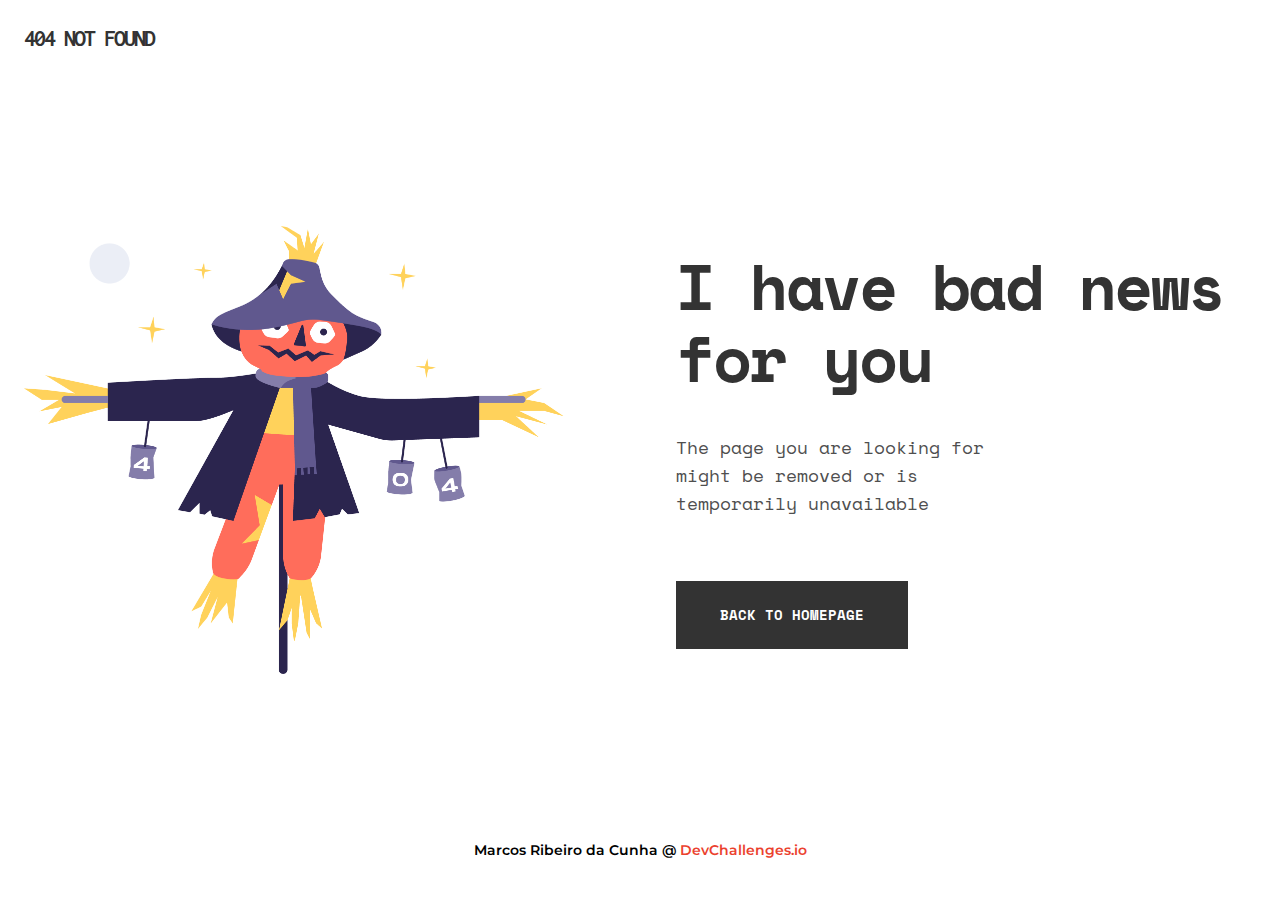
<file: 404-not-found-master/index.html>
<!DOCTYPE html>
<html lang="en">
  <head>
    <meta charset="utf-8" />
    <meta
      name="viewport"
      content="width=device-width, initial-scale=1, maximum-scale=5"
    />

    <link rel="icon" href="img/devchallenges.png" />

    <link
      rel="shortcut icon"
      type="image/x-icon"
      href="https://devchallenges.io/"
    />

    <link rel="preconnect" href="https://fonts.gstatic.com" />
    <link
      href="https://fonts.googleapis.com/css2?family=Inconsolata:wght@700&family=Montserrat:wght@600&family=Space+Mono:wght@400;700&display=swap"
      rel="stylesheet"
    />
    <link rel="stylesheet" type="text/css" href="./styles.css" />

    <title>404 - Page Not Found</title>
  </head>
  <body>
    <div class="container">
      <header class="header">
        <h1 class="header__logo">404 NOT FOUND</h1>
      </header>

      <main class="content">
        <img class="content__img" src="img/Scarecrow.png" alt="scarecrow" />
        <div class="content__info">
          <h1 class="content__heading">I have bad news for you</h1>
          <p class="content__text">
            The page you are looking for might be removed or is temporarily
            unavailable
          </p>

          <button class="content__button">BACK TO HOMEPAGE</button>
        </div>
      </main>

      <footer class="copyright">
        <p class="copyright__text">
          Marcos Ribeiro da Cunha @
          <a
            href="https://devchallenges.io/"
            class="copyright__dev-challenges"
            rel="noreferrer noopener"
            target="_blank"
            >DevChallenges.io</a
          >
        </p>
      </footer>
    </div>
  </body>
</html>
</file>
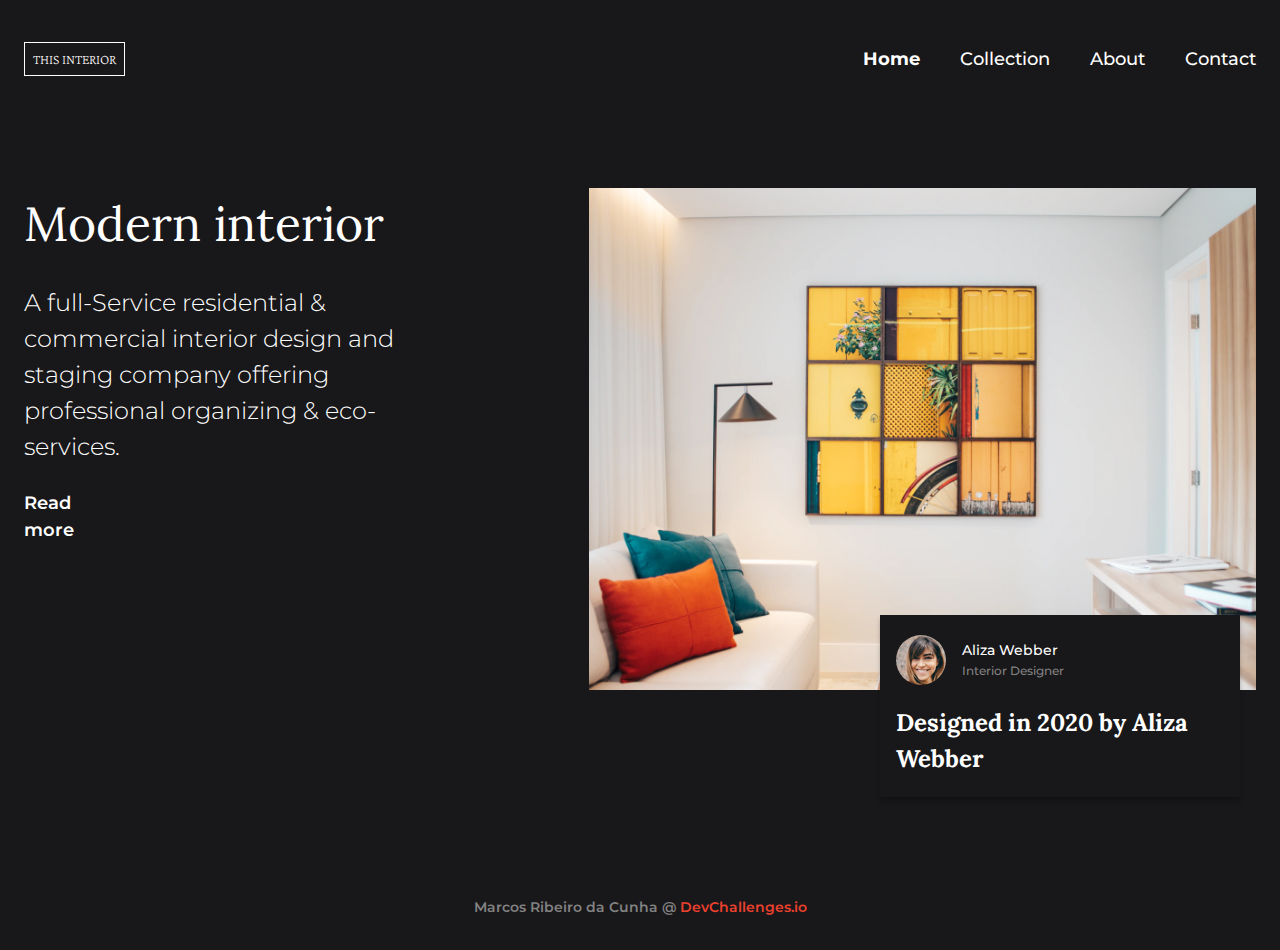
<file: interior-consultant/index.html>
<!DOCTYPE html>
<html lang="en">
  <head>
    <meta charset="utf-8" />
    <meta
      name="viewport"
      content="width=device-width, initial-scale=1, maximum-scale=5"
    />

    <link rel="icon" href="img/devchallenges.png" />

    <link
      rel="shortcut icon"
      type="image/x-icon"
      href="https://devchallenges.io/"
    />

    <link rel="preconnect" href="https://fonts.gstatic.com" />
    <link
      href="https://fonts.googleapis.com/css2?family=Crimson+Pro:wght@200&family=Lora:wght@400;700&family=Montserrat:wght@300;500;600;700&display=swap"
      rel="stylesheet"
    />

    <link
      href="https://fonts.googleapis.com/icon?family=Material+Icons"
      rel="stylesheet"
    />

    <link rel="stylesheet" href="style/index.css" type="text/css" />

    <title>This Interior</title>
  </head>
  <body>
    <div class="container">
      <header class="header">
        <span class="header__logo">THIS INTERIOR</span>
        <nav class="header__nav nav">
          <button class="nav__button-open">
            <span class="material-icons">menu</span>
          </button>
          <div class="nav__menu">
            <button class="nav__button-close">
              <span class="material-icons">close</span>
            </button>

            <a href="#" class="nav__link nav__link--active">Home</a>
            <a href="#" class="nav__link">Collection</a>
            <a href="#" class="nav__link">About</a>
            <a href="#" class="nav__link">Contact</a>
          </div>
        </nav>
      </header>

      <main class="main">
        <div class="main__info info">
          <h1 class="info__heading">Modern interior</h1>
          <p class="info__text">
            A full-Service residential & commercial interior design and staging
            company offering professional organizing & eco-services.
          </p>
          <a href="#" class="info__read-more">
            Read more
            <span class="material-icons">arrow_right_alt</span>
          </a>
        </div>

        <div class="main__showcase showcase">
          <img src="img/photo1.png" alt="room" class="showcase__img" />
          <div class="showcase__card card">
            <div class="card__header">
              <img src="img/photo2.png" alt="avatar" class="card__avatar" />
              <div class="card__about">
                <p class="card__name">Aliza Webber</p>
                <span class="card__job">Interior Designer</span>
              </div>
            </div>

            <div class="card__body">
              <h2 class="card__heading">Designed in 2020 by Aliza Webber</h2>
            </div>
          </div>
        </div>
      </main>

      <footer class="copyright">
        <hr class="copyright__divider" />
        <p class="copyright__text">
          Marcos Ribeiro da Cunha @
          <a href="https://devchallenges.io/" class="copyright__dev-challenges"
            >DevChallenges.io</a
          >
        </p>
      </footer>
    </div>

    <script src="main.js" type="text/javascript"></script>
  </body>
</html>
</file>
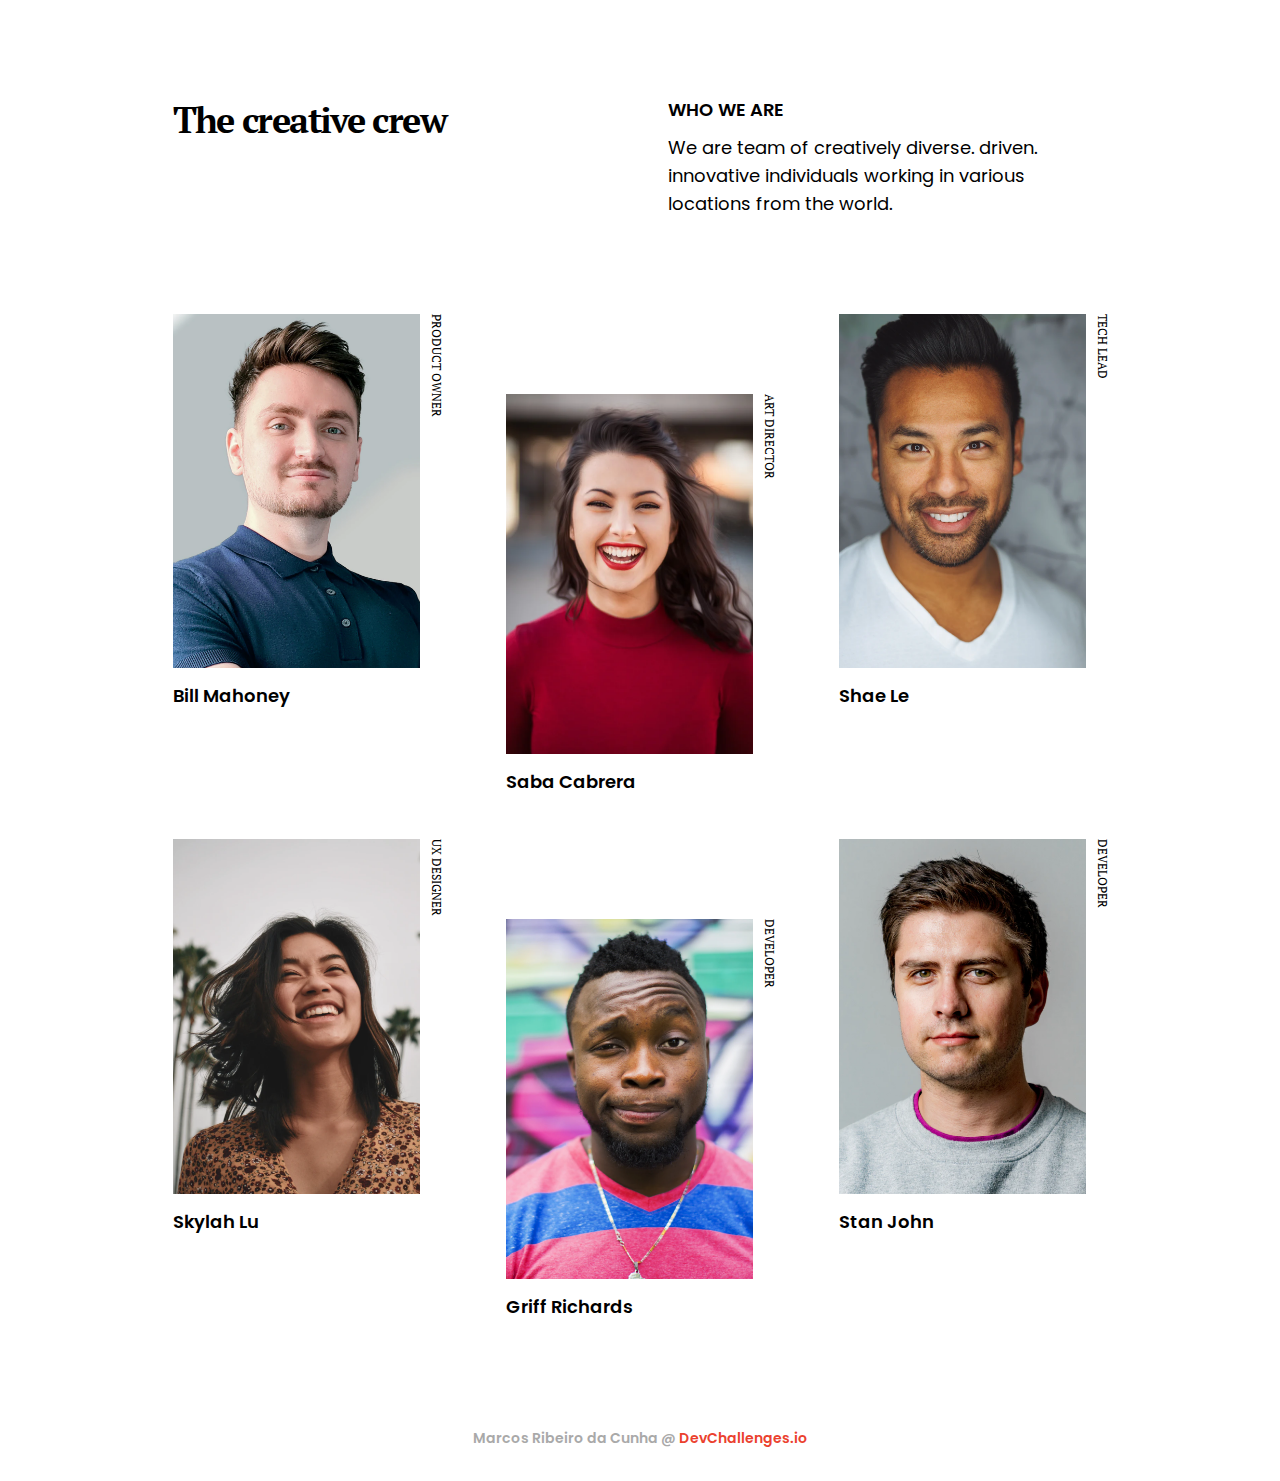
<file: my-team-page/index.html>
<!DOCTYPE html>
<html lang="en">
  <head>
    <meta charset="utf-8" />
    <meta
      name="viewport"
      content="width=device-width, initial-scale=1, maximum-scale=5"
    />

    <link rel="icon" href="img/devchallenges.png" />

    <link
      rel="shortcut icon"
      type="image/x-icon"
      href="https://devchallenges.io/"
    />

    <link rel="preconnect" href="https://fonts.gstatic.com" />
    <link
      href="https://fonts.googleapis.com/css2?family=PT+Serif:wght@400;700&family=Poppins:wght@400;600&display=swap"
      rel="stylesheet"
    />

    <link rel="stylesheet" href="styles.css" type="text/css" />

    <title>The creative crew</title>
  </head>
  <body>
    <div class="container">
      <header class="header">
        <h1 class="header__logo">The creative crew</h1>
        <div class="header__about">
          <h2 class="header__title">WHO WE ARE</h2>
          <p class="header__description">
            We are team of creatively diverse. driven. innovative individuals
            working in various locations from the world.
          </p>
        </div>
      </header>

      <main class="gallery">
        <ul class="gallery__list">
          <li class="gallery__item">
            <div class="gallery__member">
              <img src="img/photo1.png" alt="member 1" class="gallery__img" />
              <p class="gallery__name">Bill Mahoney</p>
            </div>
            <span class="gallery__job">Product Owner</span>
          </li>
          <li class="gallery__item">
            <div class="gallery__member">
              <img src="img/photo2.png" alt="member 2" class="gallery__img" />
              <p class="gallery__name">Saba Cabrera</p>
            </div>
            <span class="gallery__job">Art Director</span>
          </li>
          <li class="gallery__item">
            <div class="gallery__member">
              <img src="img/photo3.png" alt="member 3" class="gallery__img" />
              <p class="gallery__name">Shae Le</p>
            </div>
            <span class="gallery__job">Tech Lead</span>
          </li>
          <li class="gallery__item">
            <div class="gallery__member">
              <img src="img/photo4.png" alt="member 4" class="gallery__img" />
              <p class="gallery__name">Skylah Lu</p>
            </div>
            <span class="gallery__job">UX Designer</span>
          </li>
          <li class="gallery__item">
            <div class="gallery__member">
              <img src="img/photo5.png" alt="member 5" class="gallery__img" />
              <p class="gallery__name">Griff Richards</p>
            </div>
            <span class="gallery__job">Developer</span>
          </li>
          <li class="gallery__item">
            <div class="gallery__member">
              <img src="img/photo6.png" alt="member 6" class="gallery__img" />
              <p class="gallery__name">Stan John</p>
            </div>
            <span class="gallery__job">Developer</span>
          </li>
        </ul>
      </main>

      <footer class="copyright">
        <p class="copyright__text">
          Marcos Ribeiro da Cunha @
          <a
            href="https://devchallenges.io/"
            class="copyright__dev-challenges"
            rel="noreferrer noopener"
            target="_blank"
            >DevChallenges.io</a
          >
        </p>
      </footer>
    </div>
  </body>
</html>
</file>
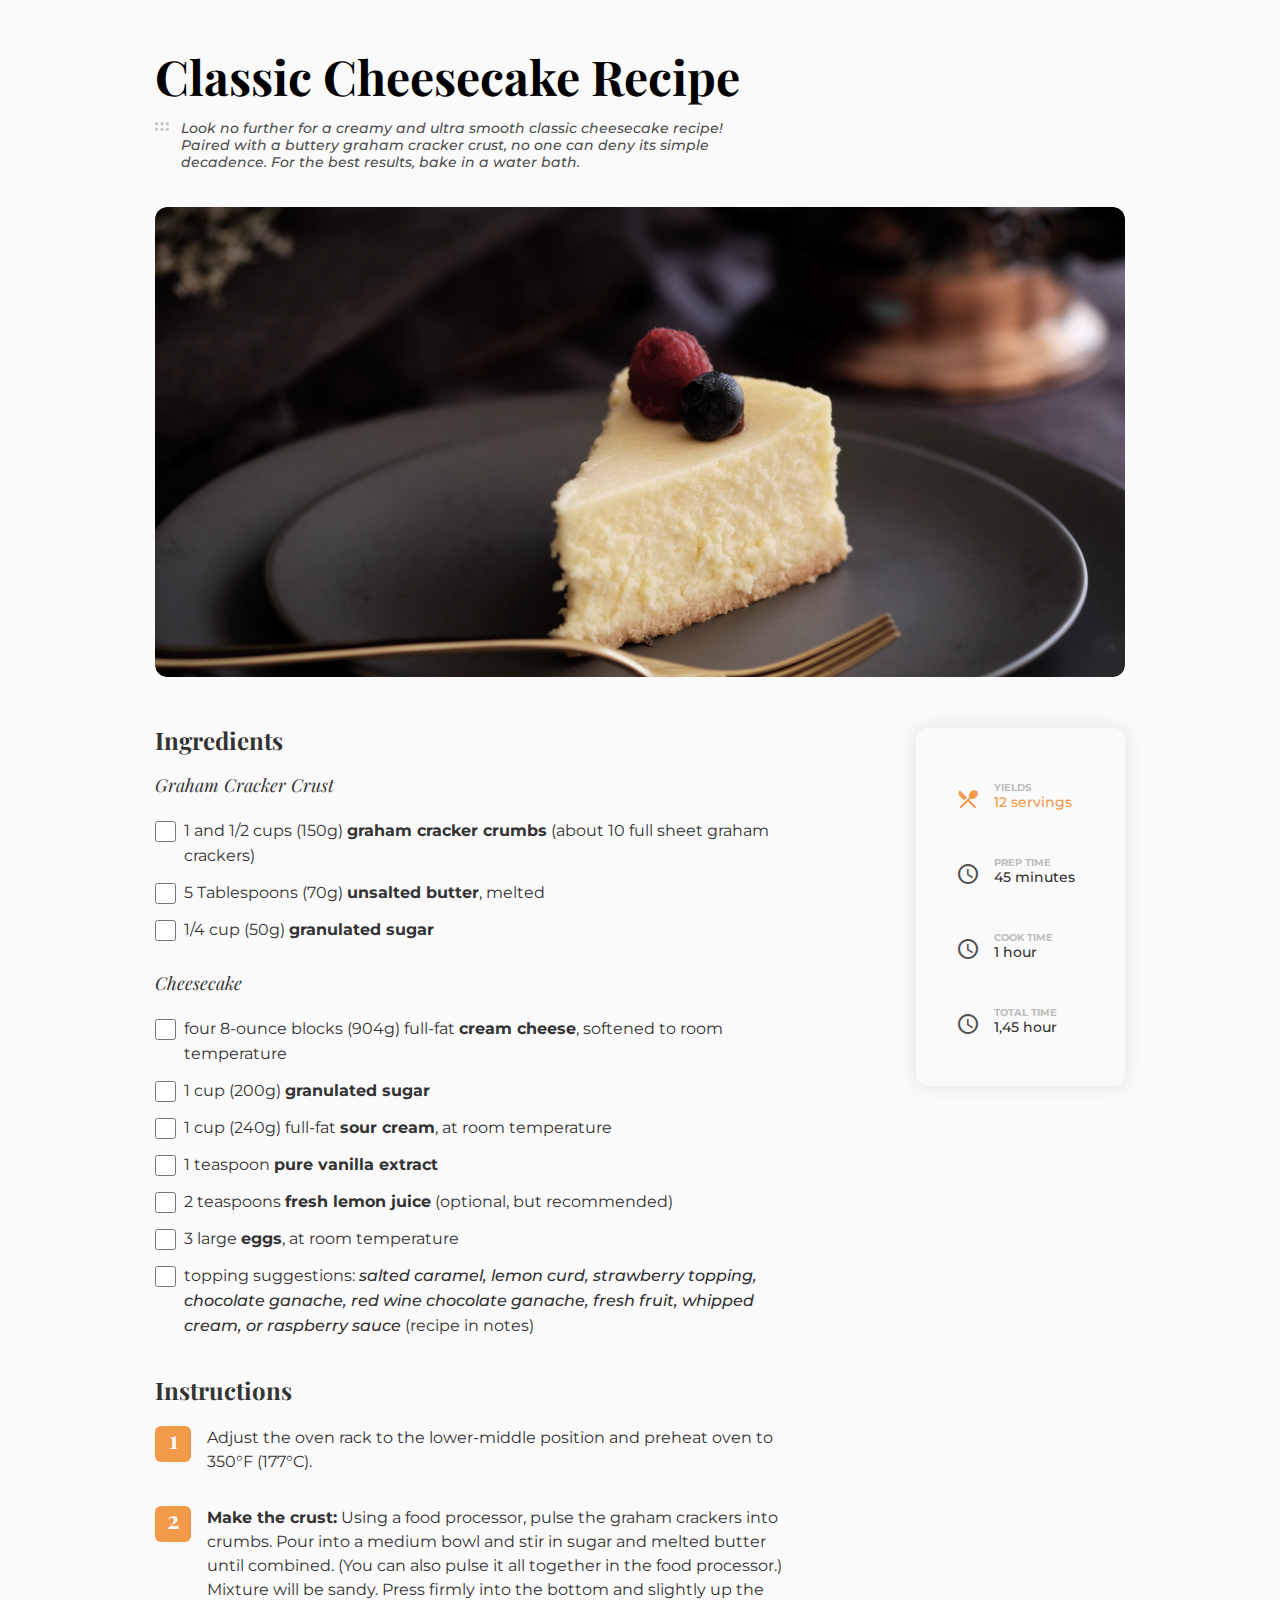
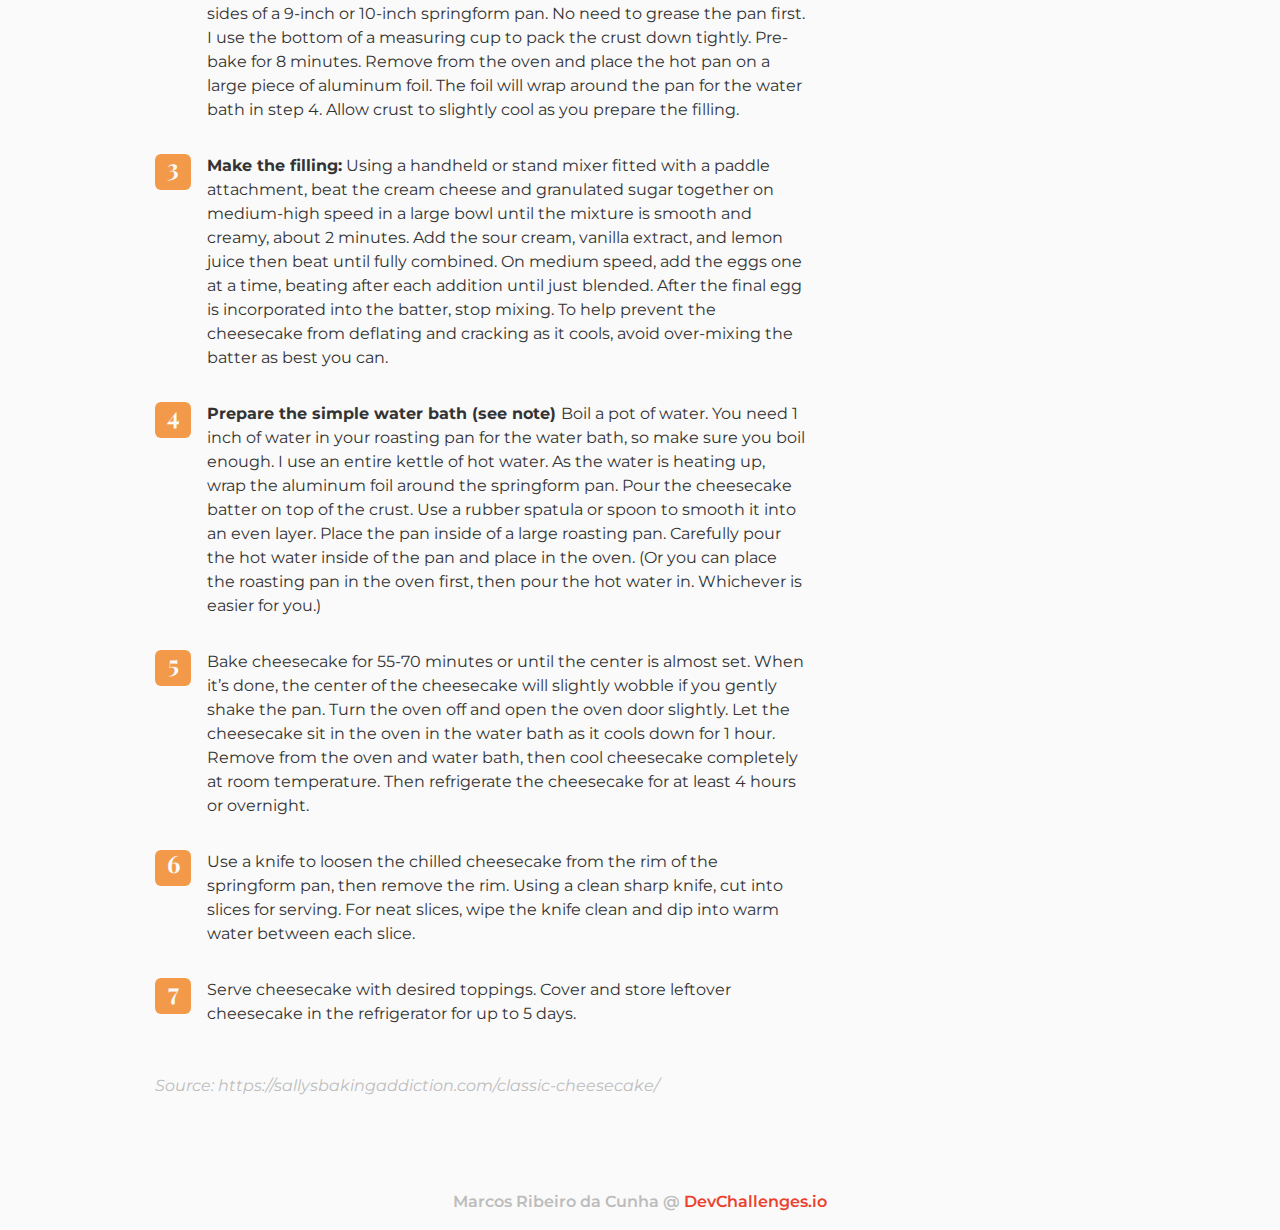
<file: recipe-page/index.html>
<!DOCTYPE html>
<html lang="en">
  <head>
    <meta charset="utf-8" />
    <meta
      name="viewport"
      content="width=device-width, initial-scale=1, maximum-scale=5"
    />

    <link rel="icon" href="assets/devchallenges.png" />

    <link
      rel="shortcut icon"
      type="image/x-icon"
      href="https://devchallenges.io/"
    />

    <link rel="preconnect" href="https://fonts.gstatic.com" />
    <link
      href="https://fonts.googleapis.com/css2?family=Montserrat:ital,wght@0,400;0,500;0,600;0,700;1,400;1,500&family=Playfair+Display:ital,wght@0,700;1,400&display=swap"
      rel="stylesheet"
    />
    <link
      href="https://fonts.googleapis.com/icon?family=Material+Icons"
      rel="stylesheet"
    />

    <link rel="stylesheet" href="styles/index.css" />

    <title>Classic Cheesecake</title>
  </head>
  <body>
    <div class="container">
      <!-- GENERAL INFORMATION -->
      <section class="hero">
        <h1 class="hero__title">Classic Cheesecake Recipe</h1>
        <p class="hero__about">
          Look no further for a creamy and ultra smooth classic cheesecake
          recipe! Paired with a buttery graham cracker crust, no one can deny
          its simple decadence. For the best results, bake in a water bath.
        </p>
        <img
          src="assets/photo1.png"
          alt="cheesecake"
          class="hero__recipe-img"
        />
      </section>

      <!-- MAIN CONTENT -->
      <main class="main-content">
        <!-- ADDITIONAL INFORMATION CARD -->
        <aside class="additional-info">
          <div class="additional-info__group additional-info__group--featured">
            <span class="material-icons additional-info__icon">
              local_dining
            </span>
            <div>
              <span class="additional-info__title">YIELDS</span>
              <p class="additional-info__text">12 servings</p>
            </div>
          </div>

          <div class="additional-info__group">
            <span class="material-icons additional-info__icon">
              query_builder
            </span>
            <div>
              <span class="additional-info__title">PREP TIME</span>
              <p class="additional-info__text">45 minutes</p>
            </div>
          </div>

          <div class="additional-info__group">
            <span class="material-icons additional-info__icon">
              query_builder
            </span>
            <div>
              <span class="additional-info__title">COOK TIME</span>
              <p class="additional-info__text">1 hour</p>
            </div>
          </div>

          <div class="additional-info__group">
            <span class="material-icons additional-info__icon">
              query_builder
            </span>
            <div>
              <span class="additional-info__title">TOTAL TIME</span>
              <p class="additional-info__text">1,45 hour</p>
            </div>
          </div>
        </aside>

        <!-- RECIPE DETAILS -->
        <section class="recipe">
          <!-- INGREDIENTS -->
          <div class="recipe__ingredients">
            <h2 class="recipe__section-title">Ingredients</h2>

            <!-- PREPARATION 1 -->
            <div class="recipe__prep">
              <h3 class="recipe__prep-name">Graham Cracker Crust</h3>

              <div class="recipe__prep-ingredient">
                <input
                  type="checkbox"
                  name="prep-1-prep-2-ingred-1"
                  id="prep-1-ingred-1"
                  class="recipe__prep-checkbox"
                />
                <label for="prep-1-ingred-1" class="recipe__prep-label">
                  1 and 1/2 cups (150g)
                  <strong class="bold-700">graham cracker crumbs</strong> (about
                  10 full sheet graham crackers)
                </label>
              </div>

              <div class="recipe__prep-ingredient">
                <input
                  type="checkbox"
                  name="prep-1-ingred-2"
                  id="prep-1-ingred-2"
                  class="recipe__prep-checkbox"
                />
                <label for="prep-1-ingred-2" class="recipe__prep-label">
                  5 Tablespoons (70g)
                  <strong class="bold-700">unsalted butter</strong>, melted
                </label>
              </div>

              <div class="recipe__prep-ingredient">
                <input
                  type="checkbox"
                  name="prep-1-ingred-3"
                  id="prep-1-ingred-3"
                  class="recipe__prep-checkbox"
                />
                <label for="prep-1-ingred-3" class="recipe__prep-label">
                  1/4 cup (50g)
                  <strong class="bold-700">granulated sugar</strong>
                </label>
              </div>
            </div>

            <!-- PREPARATION 2 -->
            <div class="recipe__prep">
              <h3 class="recipe__prep-name">Cheesecake</h3>

              <div class="recipe__prep-ingredient">
                <input
                  type="checkbox"
                  name="prep-2-ingred-1"
                  id="prep-2-ingred-1"
                  class="recipe__prep-checkbox"
                />
                <label for="prep-2-ingred-1" class="recipe__prep-label">
                  four 8-ounce blocks (904g) full-fat
                  <strong class="bold-700">cream cheese</strong>, softened to
                  room temperature
                </label>
              </div>

              <div class="recipe__prep-ingredient">
                <input
                  type="checkbox"
                  name="prep-2-ingred-2"
                  id="prep-2-ingred-2"
                  class="recipe__prep-checkbox"
                />
                <label for="prep-2-ingred-2" class="recipe__prep-label">
                  1 cup (200g)
                  <strong class="bold-700">granulated sugar</strong>
                </label>
              </div>

              <div class="recipe__prep-ingredient">
                <input
                  type="checkbox"
                  name="prep-2-ingred-3"
                  id="prep-2-ingred-3"
                  class="recipe__prep-checkbox"
                />
                <label for="prep-2-ingred-3" class="recipe__prep-label">
                  1 cup (240g) full-fat
                  <strong class="bold-700">sour cream</strong>, at room
                  temperature
                </label>
              </div>

              <div class="recipe__prep-ingredient">
                <input
                  type="checkbox"
                  name="prep-2-ingred-4"
                  id="prep-2-ingred-4"
                  class="recipe__prep-checkbox"
                />
                <label for="prep-2-ingred-4" class="recipe__prep-label">
                  1 teaspoon
                  <strong class="bold-700">pure vanilla extract</strong>
                </label>
              </div>

              <div class="recipe__prep-ingredient">
                <input
                  type="checkbox"
                  name="prep-2-ingred-5"
                  id="prep-2-ingred-5"
                  class="recipe__prep-checkbox"
                />
                <label for="prep-2-ingred-5" class="recipe__prep-label">
                  2 teaspoons
                  <strong class="bold-700">fresh lemon juice</strong> (optional,
                  but recommended)
                </label>
              </div>

              <div class="recipe__prep-ingredient">
                <input
                  type="checkbox"
                  name="prep-2-ingred-6"
                  id="prep-2-ingred-6"
                  class="recipe__prep-checkbox"
                />
                <label for="prep-2-ingred-6" class="recipe__prep-label">
                  3 large <strong class="bold-700">eggs</strong>, at room
                  temperature
                </label>
              </div>

              <div class="recipe__prep-ingredient">
                <input
                  type="checkbox"
                  name="prep-2-ingred-7"
                  id="prep-2-ingred-7"
                  class="recipe__prep-checkbox"
                />
                <label for="prep-2-ingred-7" class="recipe__prep-label">
                  topping suggestions:
                  <em class="italic-500">
                    salted caramel, lemon curd, strawberry topping, chocolate
                    ganache, red wine chocolate ganache, fresh fruit, whipped
                    cream, or raspberry sauce
                  </em>
                  (recipe in notes)
                </label>
              </div>
            </div>
          </div>

          <!-- INSTRUCTIONS -->
          <div class="recipe__instructions">
            <h2 class="recipe__section-title">Instructions</h2>

            <ol class="recipe__steps-list">
              <li class="recipe__step-text">
                Adjust the oven rack to the lower-middle position and preheat
                oven to 350°F (177°C).
              </li>
              <li class="recipe__step-text">
                <strong class="bold-700">Make the crust:</strong> Using a food
                processor, pulse the graham crackers into crumbs. Pour into a
                medium bowl and stir in sugar and melted butter until combined.
                (You can also pulse it all together in the food processor.)
                Mixture will be sandy. Press firmly into the bottom and slightly
                up the sides of a 9-inch or 10-inch springform pan. No need to
                grease the pan first. I use the bottom of a measuring cup to
                pack the crust down tightly. Pre-bake for 8 minutes. Remove from
                the oven and place the hot pan on a large piece of aluminum
                foil. The foil will wrap around the pan for the water bath in
                step 4. Allow crust to slightly cool as you prepare the filling.
              </li>
              <li class="recipe__step-text">
                <strong class="bold-700">Make the filling:</strong> Using a
                handheld or stand mixer fitted with a paddle attachment, beat
                the cream cheese and granulated sugar together on medium-high
                speed in a large bowl until the mixture is smooth and creamy,
                about 2 minutes. Add the sour cream, vanilla extract, and lemon
                juice then beat until fully combined. On medium speed, add the
                eggs one at a time, beating after each addition until just
                blended. After the final egg is incorporated into the batter,
                stop mixing. To help prevent the cheesecake from deflating and
                cracking as it cools, avoid over-mixing the batter as best you
                can.
              </li>
              <li class="recipe__step-text">
                <strong class="bold-700">
                  Prepare the simple water bath (see note)
                </strong>
                Boil a pot of water. You need 1 inch of water in your roasting
                pan for the water bath, so make sure you boil enough. I use an
                entire kettle of hot water. As the water is heating up, wrap the
                aluminum foil around the springform pan. Pour the cheesecake
                batter on top of the crust. Use a rubber spatula or spoon to
                smooth it into an even layer. Place the pan inside of a large
                roasting pan. Carefully pour the hot water inside of the pan and
                place in the oven. (Or you can place the roasting pan in the
                oven first, then pour the hot water in. Whichever is easier for
                you.)
              </li>
              <li class="recipe__step-text">
                Bake cheesecake for 55-70 minutes or until the center is almost
                set. When it’s done, the center of the cheesecake will slightly
                wobble if you gently shake the pan. Turn the oven off and open
                the oven door slightly. Let the cheesecake sit in the oven in
                the water bath as it cools down for 1 hour. Remove from the oven
                and water bath, then cool cheesecake completely at room
                temperature. Then refrigerate the cheesecake for at least 4
                hours or overnight.
              </li>
              <li class="recipe__step-text">
                Use a knife to loosen the chilled cheesecake from the rim of the
                springform pan, then remove the rim. Using a clean sharp knife,
                cut into slices for serving. For neat slices, wipe the knife
                clean and dip into warm water between each slice.
              </li>
              <li class="recipe__step-text">
                Serve cheesecake with desired toppings. Cover and store leftover
                cheesecake in the refrigerator for up to 5 days.
              </li>
            </ol>
          </div>

          <!-- RECIPE SOURCE -->
          <p class="recipe__source">
            Source: https://sallysbakingaddiction.com/classic-cheesecake/
          </p>
        </section>
      </main>

      <!-- COPYRIGHTS -->
      <footer class="copyright">
        <p class="copyright__text">
          Marcos Ribeiro da Cunha @
          <a href="https://devchallenges.io/" class="copyright__dev-challenges">
            DevChallenges.io
          </a>
        </p>
      </footer>
    </div>
  </body>
</html>
</file>
<file: 404-not-found-master/styles.css>
* {
  padding: 0;
  margin: 0;
  outline: 0;
  box-sizing: border-box;
}

:root {
  --color-primary: #333333;
  --color-text: #4f4f4f;
  --color-white: #fff;
  font-size: 16px;
}

body {
  background-color: var(--color-white);
  height: 100vh;
}

body,
button {
  font-family: 'Space Mono', monospace;
  line-height: 1.5;
  font-weight: 400;
}

.container {
  width: 100%;
  max-width: 1292px;
  height: 100%;
  padding: 0 1.5rem;
  margin: 0 auto;
  display: flex;
  flex-direction: column;
  justify-content: space-between;
  align-items: center;
}

.header {
  padding: 1.25rem 0;
  width: 100%;
}

.header .header__logo {
  font-family: 'Inconsolata', monospace;
  font-size: 1.5rem;
  font-weight: 700;
  letter-spacing: -2px;
  text-transform: uppercase;
  color: var(--color-primary);
}

.content {
  display: flex;
  flex-direction: column;
  justify-content: center;
  align-items: center;

  margin-top: 2rem;
  margin-bottom: 3rem;
}

.content .content__img {
  width: 290px;
}

.content .content__info {
  margin-top: 2.5rem;
}

.content .content__heading {
  font-size: 3rem;
  line-height: 72px;
  letter-spacing: -2.5px;
  font-weight: 700;
  color: var(--color-primary);
}

.content .content__text {
  color: var(--color-text);
  font-size: 1.15rem;
  margin-top: 1.5rem;
  margin-bottom: 3rem;
}

.content .content__button {
  border: 0;
  font-size: 0.85rem;
  line-height: 1.25rem;
  text-transform: uppercase;
  font-weight: 700;
  color: var(--color-white);
  background-color: var(--color-primary);
  padding: 1.5rem 2.75rem;
  cursor: pointer;
  transition: background-color 0.2s ease-in-out;
}

.content .content__button:hover {
  background-color: var(--color-text);
}

.copyright {
  padding-bottom: 2.5rem;
  text-align: center;
}

.copyright .copyright__text {
  font-family: 'Montserrat', sans-serif;
  font-weight: 600;
  font-size: 0.85rem;
}

.copyright .copyright__dev-challenges {
  text-decoration: none;
  color: #eb412e;
}

@media screen and (min-width: 768px) {
  .content {
    flex-direction: row;
  }

  .content .content__img {
    width: 350px;
  }

  .content .content__info {
    margin-top: 0;
    margin-left: 2rem;
  }
}

@media screen and (min-width: 992px) {
  .content .content__img {
    width: 420px;
  }

  .content .content__info {
    margin-left: 5rem;
  }
}

@media screen and (min-width: 1120px) {
  .content .content__img {
    width: 540px;
  }

  .content .content__info {
    margin-left: 7rem;
  }

  .content .content__heading {
    font-size: 4rem;
  }

  .content .content__text {
    max-width: 315px;
    margin-top: 2.5rem;
    margin-bottom: 4rem;
  }
}
</file>
<file: interior-consultant/style/index.css>
:root {
  --color-background: #181719;
  --color-text: #ffffff;
  --color-text-light: #828282;
  --card-shadow: 0px 4px 4px rgba(0, 0, 0, 0.25);
  --container-max-width: 1312px;
  font-size: 10px;
}

* {
  margin: 0;
  padding: 0;
  outline: 0;
  -webkit-box-sizing: border-box;
          box-sizing: border-box;
}

a {
  text-decoration: none;
}

img {
  width: 100%;
}

body {
  height: 100vh;
  background-color: var(--color-background);
  color: var(--color-text);
  font-family: 'Montserrat', sans-serif;
  font-size: 1.6rem;
  font-weight: 500;
  line-height: 1.5;
}

.container {
  width: 100%;
  height: 100%;
  max-width: var(--container-max-width);
  padding: 0 1.2rem;
  margin: 0 auto;
  display: -webkit-box;
  display: -ms-flexbox;
  display: flex;
  -webkit-box-orient: vertical;
  -webkit-box-direction: normal;
      -ms-flex-direction: column;
          flex-direction: column;
  -webkit-box-pack: justify;
      -ms-flex-pack: justify;
          justify-content: space-between;
}

.header {
  padding: 1.6rem 0;
  display: -webkit-box;
  display: -ms-flexbox;
  display: flex;
  -webkit-box-pack: justify;
      -ms-flex-pack: justify;
          justify-content: space-between;
  -webkit-box-align: center;
      -ms-flex-align: center;
          align-items: center;
}

.header .header__logo {
  font-family: 'Crimson Pro', serif;
  font-size: 1.4rem;
  font-weight: 200;
  line-height: 1.6rem;
  text-transform: uppercase;
  display: inline-block;
  padding: 0.8rem;
  border: 1px solid #fff;
}

.nav .nav__button-open,
.nav .nav__button-close {
  display: -webkit-box;
  display: -ms-flexbox;
  display: flex;
  -webkit-box-pack: center;
      -ms-flex-pack: center;
          justify-content: center;
  -webkit-box-align: center;
      -ms-flex-align: center;
          align-items: center;
  background-color: transparent;
  border: 0;
  cursor: pointer;
  -webkit-transition: background-color 0.2s ease-in-out;
  transition: background-color 0.2s ease-in-out;
}

.nav .nav__button-open:hover,
.nav .nav__button-close:hover {
  background-color: rgba(255, 255, 255, 0.1);
}

.nav .nav__button-open > span,
.nav .nav__button-close > span {
  color: var(--color-text);
  font-size: 3.2rem;
}

.nav .nav__button-close {
  position: absolute;
  top: 1.6rem;
  right: 1.2rem;
}

.nav .nav__menu {
  position: fixed;
  z-index: 1000;
  top: -100%;
  left: 0;
  width: 100%;
  height: 100%;
  background-color: var(--color-background);
  padding: 1.6rem 1.2rem;
  opacity: 0.5;
  display: -webkit-box;
  display: -ms-flexbox;
  display: flex;
  -webkit-box-orient: vertical;
  -webkit-box-direction: normal;
      -ms-flex-direction: column;
          flex-direction: column;
  -webkit-box-pack: center;
      -ms-flex-pack: center;
          justify-content: center;
  -webkit-box-align: center;
      -ms-flex-align: center;
          align-items: center;
  -webkit-transition: 0.2s ease-in-out;
  transition: 0.2s ease-in-out;
}

.nav .nav__menu--open {
  -webkit-transform: translateY(100%);
          transform: translateY(100%);
  opacity: 1;
}

.nav .nav__link {
  font-size: 1.8rem;
  padding: 1.6rem 0;
  color: var(--color-text);
  width: 100%;
  text-align: center;
  -webkit-transition: background-color 0.2s ease-in-out;
  transition: background-color 0.2s ease-in-out;
}

.nav .nav__link:hover:not(.nav__link--active) {
  background-color: rgba(255, 255, 255, 0.1);
}

.nav .nav__link--active {
  font-weight: 700;
  cursor: default;
  pointer-events: none;
}

.main {
  margin: 3.2rem 0 16rem;
}

.info {
  margin-bottom: 3.2rem;
}

.info .info__heading {
  font-family: 'Lora', serif;
  font-weight: 400;
  font-size: 3.8rem;
}

.info .info__text {
  font-weight: 300;
  font-size: 1.4rem;
  margin: 2.5rem 0;
  width: Max(250px, 60%);
}

.info .info__read-more {
  display: -webkit-inline-box;
  display: -ms-inline-flexbox;
  display: inline-flex;
  -webkit-box-pack: justify;
      -ms-flex-pack: justify;
          justify-content: space-between;
  -webkit-box-align: center;
      -ms-flex-align: center;
          align-items: center;
  font-size: 1.4rem;
  font-weight: 600;
  color: var(--color-text);
}

.info .info__read-more > span.material-icons {
  margin-left: 1.5rem;
}

.showcase {
  position: relative;
  z-index: 10;
}

.card {
  background-color: var(--color-background);
  -webkit-box-shadow: var(--card-shadow);
          box-shadow: var(--card-shadow);
  padding: 2rem 1.6rem;
  max-width: 300px;
  position: absolute;
  bottom: -10rem;
  right: 1.6rem;
}

.card .card__header {
  display: -webkit-box;
  display: -ms-flexbox;
  display: flex;
  -webkit-box-align: center;
      -ms-flex-align: center;
          align-items: center;
  margin-bottom: 2rem;
}

.card .card__avatar {
  border-radius: 50%;
  width: 4rem;
  height: 4rem;
  -o-object-fit: cover;
     object-fit: cover;
}

.card .card__about {
  margin-left: 1.6rem;
  display: -webkit-box;
  display: -ms-flexbox;
  display: flex;
  -webkit-box-orient: vertical;
  -webkit-box-direction: normal;
      -ms-flex-direction: column;
          flex-direction: column;
}

.card .card__about .card__name {
  font-size: 1.2rem;
  line-height: 1.4rem;
  margin-bottom: 0.8rem;
}

.card .card__about .card__job {
  font-size: 1rem;
  line-height: 1.2rem;
  color: var(--color-text-light);
}

.card .card__body .card__heading {
  font-family: 'Lora', serif;
  font-size: 1.8rem;
  font-weight: 700;
}

.copyright {
  padding: 0 1.2rem 3.2rem;
  text-align: center;
}

.copyright .copyright__divider {
  border-color: var(--color-text-light);
  max-width: 260px;
  margin: 0 auto 1rem;
}

.copyright .copyright__text {
  color: var(--color-text-light);
  font-weight: 600;
  font-size: 1.4rem;
}

.copyright .copyright__dev-challenges {
  color: #eb412e;
}

@media only screen and (min-width: 768px) {
  :root {
    --container-max-width: 1336px;
  }
  .container {
    padding: 0 2.4rem;
  }
  .header {
    padding: 3.2rem 0;
  }
  .nav .nav__button-open,
  .nav .nav__button-close {
    display: none;
  }
  .nav .nav__menu {
    position: initial;
    opacity: initial;
    -webkit-box-orient: initial;
    -webkit-box-direction: initial;
        -ms-flex-direction: initial;
            flex-direction: initial;
    padding: 0;
  }
  .nav .nav__link {
    padding: 0;
  }
  .nav .nav__link + .nav__link {
    margin-left: 4rem;
  }
}

@media only screen and (min-width: 992px) {
  .header {
    padding: 4.2rem 0;
  }
  .main {
    display: -webkit-box;
    display: -ms-flexbox;
    display: flex;
    -webkit-box-pack: justify;
        -ms-flex-pack: justify;
            justify-content: space-between;
    margin: 7rem 0 20rem;
  }
  .info {
    width: Min(410px, 100%);
    margin-right: 8rem;
  }
  .info .info__heading {
    font-size: 4.8rem;
    min-width: 360px;
  }
  .info .info__text {
    font-size: 2rem;
    width: 100%;
  }
  .info .info__read-more {
    font-size: 1.8rem;
  }
  .card {
    max-width: 340px;
  }
  .card .card__avatar {
    width: 5rem;
    height: 5rem;
  }
  .card .card__about .card__name {
    font-size: 1.4rem;
  }
  .card .card__about .card__job {
    font-size: 1.2rem;
  }
  .card .card__body .card__heading {
    font-size: 2rem;
  }
  .copyright__divider {
    display: none;
  }
}

@media only screen and (min-width: 1120px) {
  .info {
    width: Min(900px, 100%);
    margin-right: 14rem;
  }
  .info .info__text {
    font-size: 2.4rem;
  }
  .info .info__read-more {
    font-size: 1.8rem;
  }
  .card {
    max-width: 360px;
  }
  .card .card__body .card__heading {
    font-size: 2.4rem;
  }
}
/*# sourceMappingURL=index.css.map */
</file>
<file: my-team-page/styles.css>
* {
  margin: 0;
  padding: 0;
  outline: 0;
  box-sizing: border-box;
}

:root {
  font-size: 16px;
  line-height: 1;
}

body {
  font-family: 'Poppins', sans-serif;
  font-size: 18px;
  font-weight: 400;
  background-color: white;
  color: black;
}

ul {
  list-style: none;
}

img {
  width: 100%;
}

.container {
  width: 100%;
  max-width: 975px;
  margin: 0 auto;
  padding: 0 20px;
}

.header {
  padding: 6rem 0;
  display: flex;
  justify-content: space-between;
  align-items: flex-start;
}

.header .header__logo {
  font-family: 'PT Serif', serif;
  font-weight: 700;
  font-size: 36px;
  letter-spacing: -0.045em;
  line-height: 3rem;
}

.header .header__about {
  width: 100%;
  max-width: 440px;
}

.header .header__title {
  font-size: 18px;
  font-weight: 600;
  line-height: 1.75rem;
  text-transform: uppercase;
  padding-bottom: 10px;
}

.header .header__description {
  font-size: 18px;
  font-weight: 400;
  line-height: 1.75rem;
}

.gallery .gallery__list {
  display: grid;
  grid-template-columns: repeat(3, minmax(200px, 1fr));
  gap: 3rem 4rem;
}

.gallery .gallery__item {
  display: flex;
  justify-content: space-between;
  align-items: flex-start;
}

.gallery .gallery__item:nth-child(3n - 1) {
  margin-top: 5rem;
}

.gallery .gallery__member {
  margin-right: 10px;
}

.gallery .gallery__name {
  font-family: 'Poppins', sans-serif;
  font-size: 18px;
  font-weight: 600;
  margin-top: 1rem;
}

.gallery .gallery__job {
  font-family: 'PT Serif', serif;
  font-size: 12px;
  font-weight: 00;
  text-transform: uppercase;
  writing-mode: vertical-rl;
}

.copyright {
  margin-top: 7rem;
  padding-bottom: 2rem;
  text-align: center;
}

.copyright .copyright__text {
  font-weight: 600;
  color: #a9a9a9;
  font-size: 14px;
  line-height: 1.5;
}

.copyright .copyright__dev-challenges {
  text-decoration: none;
  color: #eb412e;
  transition: color 0.2s ease-in-out;
}

.copyright .copyright__dev-challenges:hover {
  color: #bd2d1d;
}

@media screen and (max-width: 992px) {
  .header {
    padding: 3rem 0;
    flex-direction: column;
  }

  .header .header__logo {
    flex: 1;
    margin-bottom: 2rem;
  }

  .header .header__about {
    max-width: 640px;
  }
}

@media screen and (max-width: 769px) {
  .gallery .gallery__list {
    grid-template-columns: repeat(2, 1fr);
    gap: 1.5rem 2rem;
  }

  .gallery .gallery__member {
    margin-right: 6px;
  }

  .gallery .gallery__item:nth-child(3n - 1) {
    margin-top: 0;
  }

  .gallery .gallery__item:nth-child(2n) {
    margin-top: 3.5rem;
  }

  .gallery .gallery__name {
    font-size: 14px;
    margin-top: 0.75rem;
  }

  .copyright {
    margin-top: 6rem;
  }
}

@media screen and (max-width: 576px) {
  .header .header__description {
    font-size: 14px;
  }
}
</file>
<file: recipe-page/styles/index.css>
*,
*::before,
*::after {
  margin: 0;
  padding: 0;
  -webkit-box-sizing: border-box;
          box-sizing: border-box;
}

:root {
  --color-background: #fafafa;
  --color-black: #000000;
  --color-text-primary: #333333;
  --color-text-light: #bdbdbd;
  --color-gray: #828282;
  --color-darkgray: #4f4f4f;
  --color-accent: #f2994a;
  --font-heading: 'Playfair Display', serif;
  --font-text: 'Montserrat', sans-serif;
  font-size: 10px;
}

html {
  background-color: var(--color-background);
  color: var(--color-text-primary);
  height: 100vh;
}

*,
body,
input {
  font-family: 'Montserrat', sans-serif;
  font-size: 1.6rem;
  font-weight: 400;
  line-height: 1;
}

h1,
h2,
h3,
h4 {
  font-family: var(--font-heading);
  font-weight: 700;
}

img {
  max-width: 100%;
}

em,
strong {
  font-size: inherit;
}

ul,
ol {
  list-style: none;
}

.bold-700 {
  font-weight: 700;
}

.italic-500 {
  font-weight: 500;
  font-style: italic;
}

.container {
  width: 100%;
  max-width: 998px;
  padding: 0 1.4rem;
  margin: 0 auto;
}

.hero {
  margin-top: 3.2rem;
  margin-bottom: 2.4rem;
}

.hero .hero__title {
  font-size: 2.4rem;
  color: var(--color-black);
}

.hero .hero__about {
  font-size: 1.2rem;
  font-weight: 500;
  font-style: italic;
  line-height: 1.4rem;
  color: var(--color-darkgray);
  padding-left: 2.6rem;
  margin: 1.2rem 0 2rem;
  position: relative;
}

.hero .hero__about::before {
  content: '';
  position: absolute;
  top: 2px;
  left: 0;
  width: 1.4rem;
  height: 0.9rem;
  background-image: url(../assets/6dots.svg);
  background-repeat: no-repeat;
  background-position: left;
  background-size: 100%;
}

.hero .hero__recipe-img {
  border-radius: 1.2rem;
}

.additional-info {
  display: -ms-grid;
  display: grid;
  -ms-grid-rows: (1fr)[2];
      grid-template-rows: repeat(2, 1fr);
  -ms-grid-columns: (1fr)[3];
      grid-template-columns: repeat(3, 1fr);
  gap: 1rem;
  margin-top: 2.4rem;
}

.additional-info .additional-info__group {
  display: -webkit-box;
  display: -ms-flexbox;
  display: flex;
  -webkit-box-align: center;
      -ms-flex-align: center;
          align-items: center;
}

.additional-info .additional-info__group--featured {
  -ms-grid-row: 1;
  -ms-grid-row-span: 1;
  -ms-grid-column: 1;
  -ms-grid-column-span: 3;
  grid-area: 1/1/2/4;
}

.additional-info .additional-info__group--featured .additional-info__icon,
.additional-info .additional-info__group--featured .additional-info__text {
  color: var(--color-accent);
}

.additional-info .additional-info__icon {
  font-size: 1.4rem;
  margin-right: 0.6rem;
  color: var(--color-darkgray);
}

.additional-info .additional-info__title {
  text-transform: uppercase;
  font-size: 0.8rem;
  font-weight: 700;
  line-height: 1;
  color: var(--color-text-light);
}

.additional-info .additional-info__text {
  font-weight: 500;
  font-size: 1rem;
  line-height: 1.2rem;
}

.recipe .recipe__section-title {
  font-size: 1.8rem;
  margin-top: 3.2rem;
  margin-bottom: 1.4rem;
}

.recipe .recipe__prep + .recipe__prep {
  margin-top: 3.2rem;
}

.recipe .recipe__prep .recipe__prep-name {
  font-weight: 400;
  font-style: italic;
  font-size: 1.6rem;
  margin-bottom: 1.6rem;
}

.recipe .recipe__prep .recipe__prep-ingredient {
  display: -ms-grid;
  display: grid;
  -ms-grid-columns: auto 1fr;
      grid-template-columns: auto 1fr;
}

.recipe .recipe__prep .recipe__prep-ingredient + .recipe__prep-ingredient {
  margin-top: 0.8rem;
}

.recipe .recipe__prep .recipe__prep-ingredient .recipe__prep-checkbox {
  margin-right: 0.8rem;
  margin-top: 0.3rem;
  width: 1.8rem;
  height: 1.8rem;
}

.recipe .recipe__prep .recipe__prep-ingredient .recipe__prep-label {
  font-size: 1.4rem;
  line-height: 2.5rem;
}

.recipe .recipe__steps-list {
  counter-reset: custom-counter;
  padding-left: 3.8rem;
}

.recipe .recipe__steps-list .recipe__step-text {
  counter-increment: custom-counter;
  font-size: 1.4rem;
  line-height: 2rem;
  position: relative;
}

.recipe .recipe__steps-list .recipe__step-text + .recipe__step-text {
  margin-top: 2.5rem;
}

.recipe .recipe__steps-list .recipe__step-text::before {
  content: counter(custom-counter);
  position: absolute;
  top: 0;
  left: -3.8rem;
  min-width: 2.8rem;
  min-height: 2.8rem;
  padding-top: 0.1rem;
  background-color: var(--color-accent);
  color: var(--color-background);
  font-family: var(--font-heading);
  font-weight: 700;
  font-size: 1.6rem;
  border-radius: 0.6rem;
  text-align: center;
  vertical-align: middle;
}

.recipe .recipe__source {
  font-style: italic;
  font-size: 1.2rem;
  color: var(--color-text-light);
  margin-top: 2.6rem;
}

.copyright {
  padding-bottom: 2rem;
  text-align: center;
  margin-top: 10rem;
}

.copyright .copyright__text,
.copyright .copyright__dev-challenges {
  font-weight: 600;
  font-size: 1.4rem;
  color: var(--color-text-light);
}

.copyright .copyright__dev-challenges {
  text-decoration: none;
  color: #eb412e;
}

@media only screen and (min-width: 768px) {
  .hero .hero__title {
    font-size: 3.6rem;
  }
  .hero .hero__about {
    font-size: 1.4rem;
    line-height: 1.7rem;
    margin-top: 2rem;
    margin-bottom: 3.6rem;
    max-width: 62rem;
  }
  .additional-info {
    gap: 1.6rem;
  }
  .additional-info .additional-info__group {
    -webkit-box-align: end;
        -ms-flex-align: end;
            align-items: flex-end;
  }
  .additional-info .additional-info__icon {
    font-size: 2.4rem;
    margin-right: 1.4rem;
  }
  .additional-info .additional-info__title {
    font-size: 1rem;
    line-height: 1.2rem;
  }
  .additional-info .additional-info__text {
    font-size: 1.4rem;
    line-height: 1.7rem;
  }
  .recipe .recipe__section-title {
    font-size: 2.4rem;
    margin: 4rem 0 2.4rem;
  }
  .recipe .recipe__prep .recipe__prep-name {
    font-size: 1.8rem;
    margin-bottom: 2.4rem;
  }
  .recipe .recipe__prep .recipe__prep-ingredient + .recipe__prep-ingredient {
    margin-top: 1.2rem;
  }
  .recipe .recipe__prep .recipe__prep-ingredient .recipe__prep-checkbox {
    width: 2.1rem;
    height: 2.1rem;
  }
  .recipe .recipe__prep .recipe__prep-ingredient .recipe__prep-label {
    font-size: 1.6rem;
  }
  .recipe .recipe__steps-list {
    padding-left: 5.2rem;
  }
  .recipe .recipe__steps-list .recipe__step-text {
    font-size: 1.6rem;
    line-height: 2.4rem;
  }
  .recipe .recipe__steps-list .recipe__step-text + .recipe__step-text {
    margin-top: 3.2rem;
  }
  .recipe .recipe__steps-list .recipe__step-text::before {
    left: -5.2rem;
    font-size: 2.4rem;
    width: 3.6rem;
    height: 3.6rem;
  }
  .recipe .recipe__source {
    font-size: 1.6rem;
    margin-top: 5.2rem;
  }
  .copyright .copyright__text,
  .copyright .copyright__dev-challenges {
    font-size: 1.6rem;
  }
}

@media only screen and (min-width: 836px) {
  .hero {
    margin-top: 5.2rem;
    margin-bottom: 4.8rem;
  }
  .hero .hero__title {
    font-size: 4.8rem;
  }
  .main-content {
    display: -ms-grid;
    display: grid;
    -ms-grid-columns: minmax(50rem, 65rem) auto;
        grid-template-columns: minmax(50rem, 65rem) auto;
    -webkit-box-align: start;
        -ms-flex-align: start;
            align-items: start;
    -webkit-box-pack: justify;
        -ms-flex-pack: justify;
            justify-content: space-between;
    -webkit-column-gap: 4rem;
            column-gap: 4rem;
  }
  .additional-info {
    -ms-grid-row: 1;
    -ms-grid-row-span: 1;
    -ms-grid-column: 2;
    -ms-grid-column-span: 1;
    grid-area: 1/2/2/3;
    margin: 0;
    -ms-grid-columns: 1fr;
        grid-template-columns: 1fr;
    -ms-grid-rows: (1fr)[4];
        grid-template-rows: repeat(4, 1fr);
    gap: 4.2rem;
    padding: 5rem 5rem 5rem 4rem;
    border-radius: 1.2rem;
    -webkit-box-shadow: 0 0 2rem 0 rgba(0, 0, 0, 0.1);
            box-shadow: 0 0 2rem 0 rgba(0, 0, 0, 0.1);
  }
  .additional-info .additional-info__group--featured {
    grid-area: unset;
  }
  .recipe .recipe__ingredients .recipe__section-title {
    margin-top: 0;
  }
}
/*# sourceMappingURL=index.css.map */
</file>
